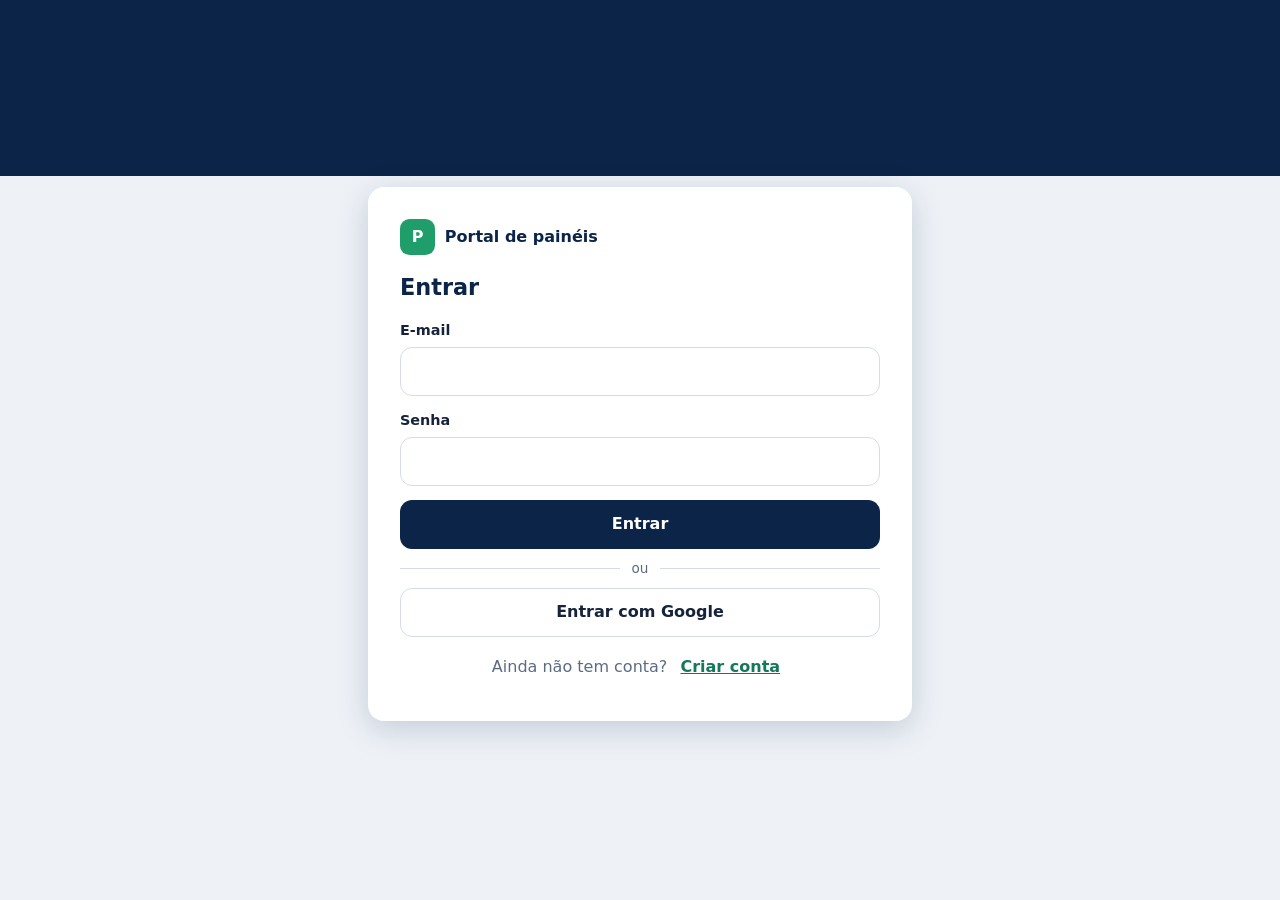
<file: public/index.html>
<!DOCTYPE html>
<html lang="pt-BR">
<head>
  <meta charset="UTF-8">
  <meta name="viewport" content="width=device-width, initial-scale=1">
  <title>Acesso aos painéis</title>
  <link rel="stylesheet" href="css/style.css">
</head>
<body class="auth-page">
<main class="card">
  <header class="brand"><span class="logo" aria-hidden="true">P</span><strong>Portal de painéis</strong></header>
  <div id="alert" class="alert" role="alert" hidden></div>

  <!-- VISÃO 1: LOGIN -->
  <section id="view-login" class="view active">
    <h1>Entrar</h1>
    <form id="form-login" novalidate>
      <label class="field">E-mail<input type="email" id="login-email" autocomplete="email" inputmode="email"></label>
      <label class="field">Senha<input type="password" id="login-senha" autocomplete="current-password"></label>
      <button class="btn primary" type="submit">Entrar</button>
    </form>
    <div class="sep"><span>ou</span></div>
    <button class="btn google" id="btn-google-login" type="button">Entrar com Google</button>
    <p class="switch">Ainda não tem conta? <button class="link" type="button" data-goto="cadastro">Criar conta</button></p>
  </section>

  <!-- VISÃO 2: CADASTRO -->
  <section id="view-cadastro" class="view">
    <h1>Criar conta</h1>
    <button class="btn google" id="btn-google-cad" type="button">Preencher e-mail com Google</button>
    <form id="form-cadastro" novalidate>
      <div class="row">
        <label class="field">Nome<input id="cad-nome" autocomplete="given-name"></label>
        <label class="field">Sobrenome<input id="cad-sobrenome" autocomplete="family-name"></label>
      </div>
      <div class="row">
        <label class="field">RG<input id="cad-rg" inputmode="text" maxlength="14"></label>
        <label class="field">CPF<input id="cad-cpf" inputmode="numeric" placeholder="000.000.000-00"></label>
      </div>
      <label class="field">Celular<input id="cad-celular" type="tel" inputmode="tel" placeholder="(11) 98765-4321" autocomplete="tel"></label>
      <label class="field">Endereço completo<input id="cad-endereco" autocomplete="street-address" placeholder="Rua, número, bairro - cidade/UF"></label>
      <label class="field">E-mail (de preferência Gmail)<input type="email" id="cad-email" autocomplete="email" inputmode="email"></label>
      <div class="row">
        <label class="field">Senha<input type="password" id="cad-senha" autocomplete="new-password"></label>
        <label class="field">Confirmar senha<input type="password" id="cad-senha2" autocomplete="new-password"></label>
      </div>

      <fieldset class="field" id="fs-tipo"><legend>Tipo de acesso</legend>
        <label class="opt"><input type="radio" name="tipoAcesso" value="administrador"> Administrador</label>
        <label class="opt"><input type="radio" name="tipoAcesso" value="consulta"> Consulta</label>
      </fieldset>

      <fieldset class="field" id="fs-grupos"><legend>Grupos de acesso</legend>
        <div id="grupos-box"></div>
      </fieldset>

      <!-- Preenchido dinamicamente conforme os grupos marcados -->
      <div id="paineis-box"></div>

      <p class="hint">Todas as solicitações ficam com status <span class="badge pendente">pendente</span> até a aprovação do administrador. O acesso vale por 1 ano.</p>
      <button class="btn primary" type="submit">Enviar cadastro</button>
    </form>
    <p class="switch"><button class="link" type="button" data-goto="login">Já tenho conta</button></p>
  </section>

  <!-- VISÃO 3: RESULTADO PÓS-LOGIN (seleção de painel / mensagens) -->
  <section id="view-resultado" class="view">
    <h1 id="res-titulo"></h1>
    <p id="res-msg"></p>
    <ul id="res-lista" class="lista"></ul>
    <button class="btn ghost" id="btn-sair" type="button">Sair</button>
  </section>
</main>
<script src="js/api.js"></script>
<script src="js/auth.js"></script>
</body>
</html>
</file>
<file: public/css/style.css>
/* Mobile-first. Paleta: azul escuro + branco + verde. */
:root{
  --navy:#0b2447; --navy-2:#19376d; --green:#1f9d6b; --green-d:#16785a;
  --bg:#eef2f7; --card:#fff; --text:#16233b; --muted:#5d6b82; --line:#d5dce8;
  --err:#c0392b; --warn:#b7791f; --r:.75rem;
}
*{box-sizing:border-box}
html{font-size:100%}
body{margin:0;font-family:"Manrope",system-ui,-apple-system,"Segoe UI",Roboto,sans-serif;color:var(--text);background:var(--bg);line-height:1.5;overflow-x:hidden}
.auth-page{min-height:100vh;display:flex;align-items:flex-start;justify-content:center;padding:1rem;background:linear-gradient(180deg,var(--navy) 0,var(--navy) 11rem,var(--bg) 11rem)}
.card{width:100%;max-width:30rem;background:var(--card);border-radius:1rem;padding:1.25rem;box-shadow:0 .5rem 2rem rgba(11,36,71,.18);margin-top:.5rem}
.brand{display:flex;align-items:center;gap:.6rem;color:var(--navy);margin-bottom:1rem}
.logo{display:grid;place-items:center;width:2.2rem;height:2.2rem;border-radius:.6rem;background:var(--green);color:#fff;font-weight:800}
h1{font-size:1.4rem;margin:0 0 1rem;color:var(--navy)}
.view{display:none}
.view.active{display:block;animation:fade .25s ease}
@keyframes fade{from{opacity:0;transform:translateY(.4rem)}to{opacity:1;transform:none}}
.field{display:block;margin-bottom:.9rem;font-size:.9rem;font-weight:600;border:0;padding:0;min-width:0}
.field input:not([type=radio]):not([type=checkbox]){display:block;width:100%;margin-top:.3rem;padding:.8rem .85rem;min-height:2.9rem;font:inherit;font-weight:400;border:1.5px solid var(--line);border-radius:var(--r);background:#fff}
.field input:focus,.btn:focus-visible,.link:focus-visible{outline:3px solid rgba(31,157,107,.4);border-color:var(--green)}
.field.invalid input{border-color:var(--err)}
.err{display:block;color:var(--err);font-weight:500;margin-top:.25rem}
legend{padding:0;font-weight:700;margin-bottom:.3rem;color:var(--navy)}
.opt{display:flex;align-items:center;gap:.6rem;min-height:2.75rem;font-weight:500;cursor:pointer}
.opt input{width:1.2rem;height:1.2rem;accent-color:var(--green)}
.painel-grupo{border-left:3px solid var(--green);padding-left:.8rem;margin:0 0 .9rem}
.painel-grupo strong{display:block;font-size:.85rem;color:var(--navy-2)}
.row{display:grid;grid-template-columns:1fr;gap:0}
.btn{display:flex;align-items:center;justify-content:center;gap:.5rem;width:100%;min-height:3rem;padding:.7rem 1rem;font:inherit;font-weight:700;border-radius:var(--r);border:1.5px solid transparent;cursor:pointer;margin-bottom:.5rem;transition:background .15s}
.btn.primary{background:var(--navy);color:#fff}
.btn.primary:hover{background:var(--navy-2)}
.btn.google{background:#fff;border-color:var(--line);color:var(--text)}
.btn.ghost{background:transparent;border-color:var(--navy);color:var(--navy)}
.btn[disabled]{opacity:.7;cursor:wait}
.btn.loading::after{content:"";width:1rem;height:1rem;border:2px solid currentColor;border-right-color:transparent;border-radius:50%;animation:spin .7s linear infinite}
@keyframes spin{to{transform:rotate(360deg)}}
.link{background:none;border:0;padding:.5rem;min-height:2.75rem;color:var(--green-d);font:inherit;font-weight:700;cursor:pointer;text-decoration:underline}
.switch{text-align:center;margin:.5rem 0 0;color:var(--muted)}
.sep{display:flex;align-items:center;gap:.7rem;color:var(--muted);margin:.6rem 0;font-size:.85rem}
.sep::before,.sep::after{content:"";flex:1;height:1px;background:var(--line)}
.alert{padding:.8rem 1rem;border-radius:var(--r);margin-bottom:1rem;font-size:.92rem;font-weight:600}
.alert.erro{background:#fdecea;color:var(--err)} .alert.ok{background:#e6f6ee;color:var(--green-d)} .alert.info{background:#e8eefb;color:var(--navy-2)}
.hint{font-size:.85rem;color:var(--muted)}
.badge{display:inline-block;padding:.1rem .55rem;border-radius:2rem;font-size:.78rem;font-weight:700}
.badge.pendente{background:#fdf3dc;color:var(--warn)} .badge.aprovado{background:#e6f6ee;color:var(--green-d)} .badge.rejeitado{background:#fdecea;color:var(--err)}
.lista{list-style:none;margin:1rem 0;padding:0;display:grid;gap:.6rem}
.lista a,.lista li.item{display:flex;justify-content:space-between;align-items:center;gap:.5rem;padding:.9rem 1rem;border:1.5px solid var(--line);border-radius:var(--r);color:var(--navy);font-weight:700;text-decoration:none}
.lista a:hover{border-color:var(--green);background:#f3fbf7}
/* Painéis protegidos */
.panel-head{background:var(--navy);color:#fff;display:flex;flex-wrap:wrap;gap:.5rem;justify-content:space-between;align-items:center;padding:.9rem 1rem}
.panel-head .btn{width:auto;margin:0;min-height:2.5rem;color:#fff;border-color:#fff}
.panel-head nav{display:flex;gap:.5rem}
.panel-main{max-width:60rem;margin:0 auto;padding:1.25rem 1rem}
.panel-main .box{background:#fff;border-radius:1rem;padding:1.25rem;box-shadow:0 .25rem 1rem rgba(11,36,71,.08)}
/* Tablet / notebook */
@media (min-width:36rem){
  .card{padding:2rem}
  .row{grid-template-columns:1fr 1fr;gap:.9rem}
  .auth-page{align-items:center}
}
@media (min-width:64rem){ .card{max-width:34rem} }
@media (prefers-reduced-motion:reduce){*{animation:none!important;transition:none!important}}
</file>
